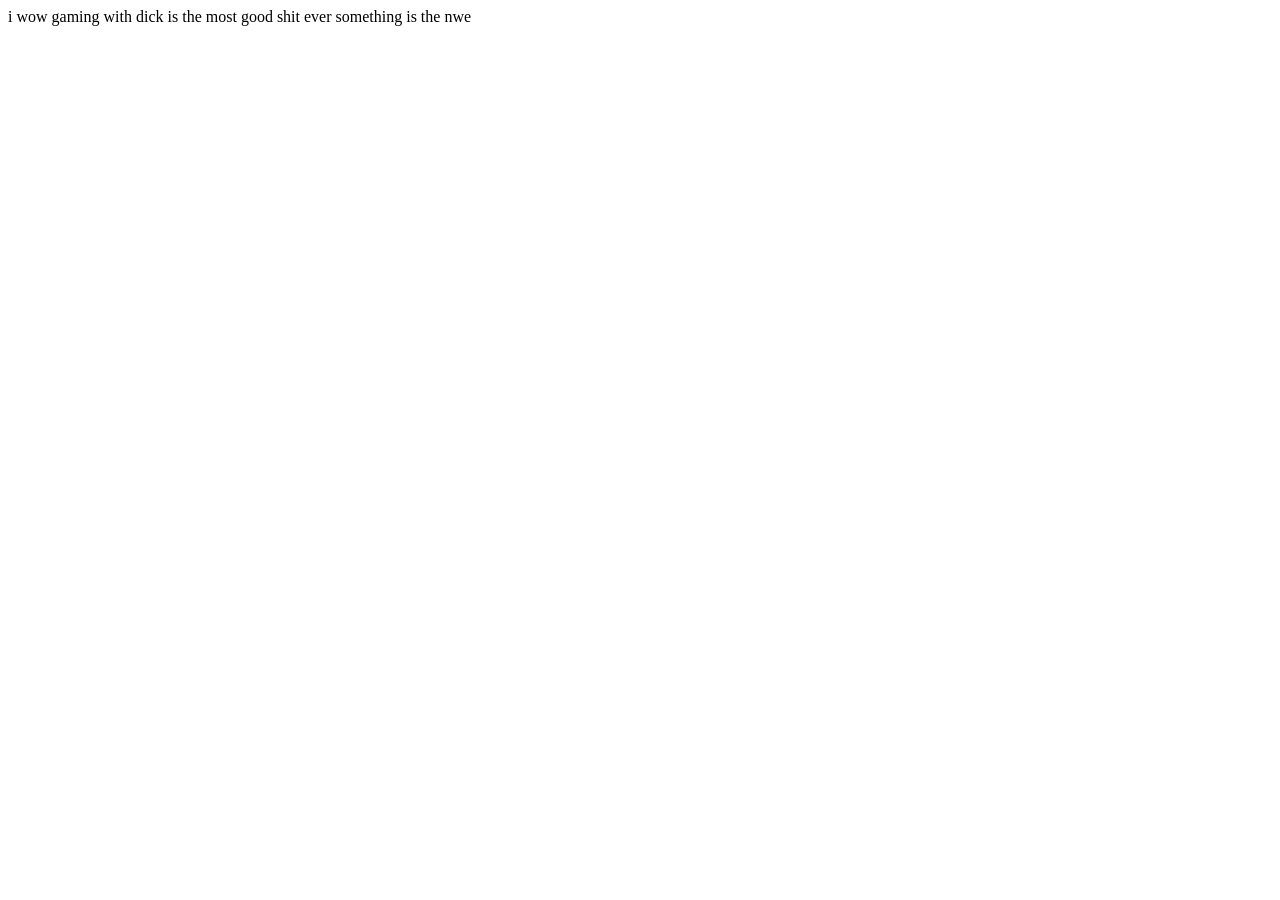
<file: index.html>
<!DOCTYPE html>
<html lang="en">
<head>
    <meta charset="UTF-8">
    <meta name="viewport" content="width=device-width, initial-scale=1.0">
    <title>Document</title>
</head>
<body>
    i wow gaming with dick is the most good shit ever something is the nwe
</body>
</html>
</file>
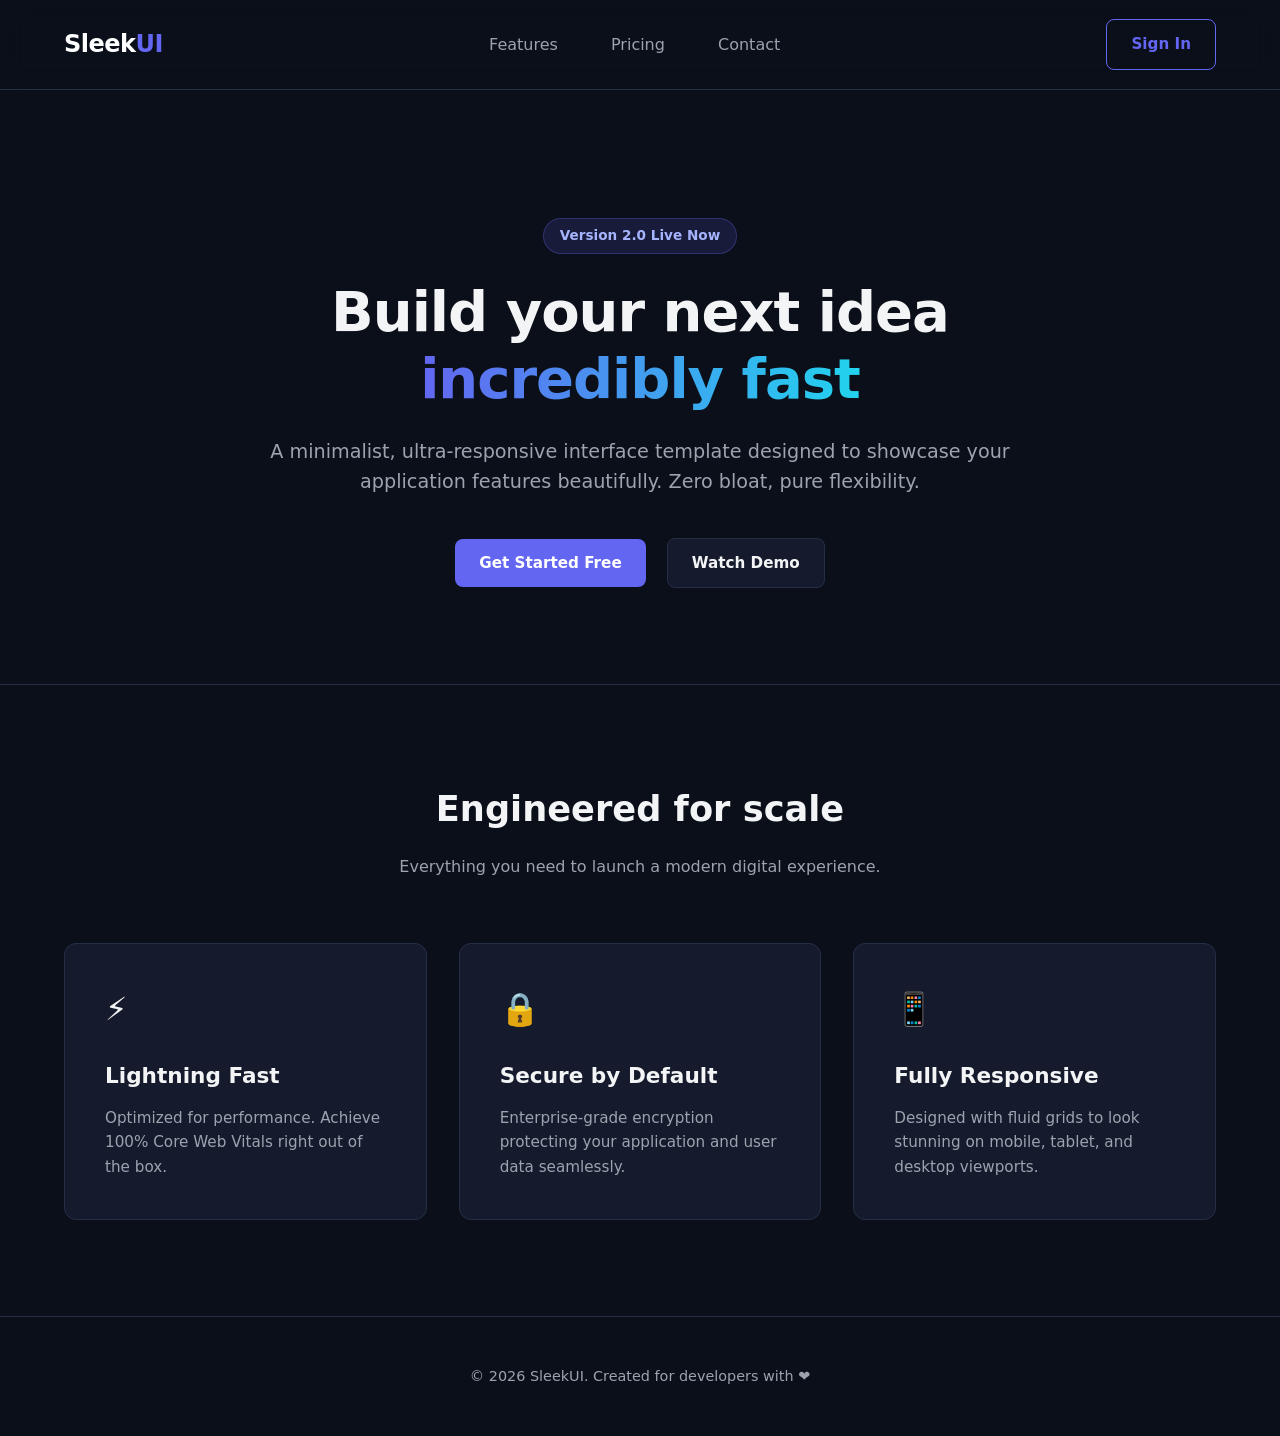
<file: holy/index.html>
<!DOCTYPE html>
<html lang="en">
<head>
    <meta charset="UTF-8">
    <meta name="viewport" content="width=device-width, initial-scale=1.0">
    <title>SleekUI - Modern Interface</title>
    <link rel="stylesheet" href="style.css">
</head>
<body>

    <header class="navbar">
        <div class="container">
            <a href="#" class="logo">Sleek<span>UI</span></a>
            <nav class="nav-links">
                <a href="#features">Features</a>
                <a href="#pricing">Pricing</a>
                <a href="#contact">Contact</a>
            </nav>
            <a href="#" class="btn btn-outline">Sign In</a>
        </div>
    </header>

    <section class="hero">
        <div class="container hero-content">
            <span class="badge">Version 2.0 Live Now</span>
            <h1>Build your next idea <br><span class="gradient-text">incredibly fast</span></h1>
            <p>A minimalist, ultra-responsive interface template designed to showcase your application features beautifully. Zero bloat, pure flexibility.</p>
            <div class="hero-actions">
                <a href="#" class="btn btn-primary">Get Started Free</a>
                <a href="#" class="btn btn-secondary">Watch Demo</a>
            </div>
        </div>
    </section>

    <section id="features" class="features">
        <div class="container">
            <div class="section-header">
                <h2>Engineered for scale</h2>
                <p>Everything you need to launch a modern digital experience.</p>
            </div>
            
            <div class="grid">
                <div class="card">
                    <div class="card-icon">⚡</div>
                    <h3>Lightning Fast</h3>
                    <p>Optimized for performance. Achieve 100% Core Web Vitals right out of the box.</p>
                </div>
                <div class="card">
                    <div class="card-icon">🔒</div>
                    <h3>Secure by Default</h3>
                    <p>Enterprise-grade encryption protecting your application and user data seamlessly.</p>
                </div>
                <div class="card">
                    <div class="card-icon">📱</div>
                    <h3>Fully Responsive</h3>
                    <p>Designed with fluid grids to look stunning on mobile, tablet, and desktop viewports.</p>
                </div>
            </div>
        </div>
    </section>

    <footer class="footer">
        <p>&copy; 2026 SleekUI. Created for developers with ❤️</p>
    </footer>

</body>
</html>
</file>
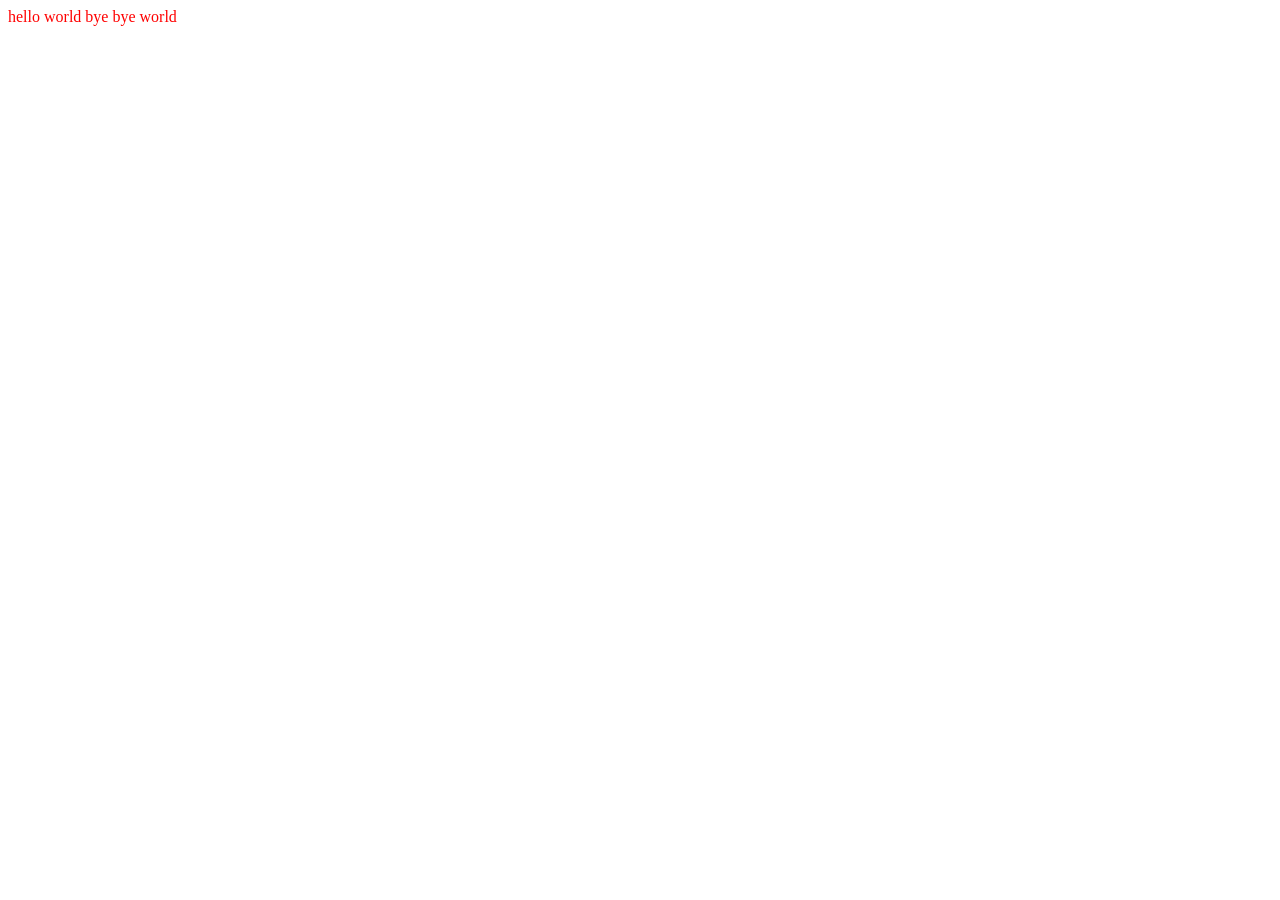
<file: project-hello/index.html>
<!DOCTYPE html>
<html lang="en">
<head>
    <meta charset="UTF-8">
    <meta name="viewport" content="width=device-width, initial-scale=1.0">
    <link rel="stylesheet" href="app.css">
    <title>Document</title>
</head>
<body>
    <span>hello world bye bye world</span>
</body>
</html>
</file>
<file: holy/style.css>
/* --- Core Reset & Variables --- */
:root {
    --bg-dark: #0b0f19;
    --bg-card: #151b2c;
    --text-main: #f3f4f6;
    --text-muted: #9ca3af;
    --primary: #6366f1;
    --primary-hover: #4f46e5;
    --accent: #22d3ee;
    --border-color: #242f47;
    --font-stack: system-ui, -apple-system, BlinkMacSystemFont, 'Segoe UI', Roboto, sans-serif;
}

* {
    margin: 0;
    padding: 0;
    box-sizing: border-box;
}

html {
    scroll-behavior: smooth;
}

body {
    background-color: var(--bg-dark);
    color: var(--text-main);
    font-family: var(--font-stack);
    line-height: 1.6;
    overflow-x: hidden;
}

/* --- Layout Utility --- */
.container {
    width: 90%;
    max-width: 1200px;
    margin: 0 auto;
}

/* --- Navbar --- */
.navbar {
    background-color: rgba(11, 15, 25, 0.8);
    backdrop-filter: blur(12px);
    border-bottom: 1px solid var(--border-color);
    position: sticky;
    top: 0;
    z-index: 100;
    padding: 1.2rem 0;
}

.navbar .container {
    display: flex;
    justify-content: space-between;
    align-items: center;
}

.logo {
    font-size: 1.5rem;
    font-weight: 700;
    color: #fff;
    text-decoration: none;
    letter-spacing: -0.5px;
}

.logo span {
    color: var(--primary);
}

.nav-links a {
    color: var(--text-muted);
    text-decoration: none;
    margin: 0 1.5rem;
    font-weight: 500;
    transition: color 0.3s ease;
}

.nav-links a:hover {
    color: var(--text-main);
}

/* --- Buttons --- */
.btn {
    display: inline-block;
    padding: 0.75rem 1.5rem;
    border-radius: 8px;
    font-weight: 600;
    text-decoration: none;
    transition: all 0.3s ease;
    font-size: 0.95rem;
}

.btn-primary {
    background-color: var(--primary);
    color: #fff;
}

.btn-primary:hover {
    background-color: var(--primary-hover);
    transform: translateY(-2px);
}

.btn-secondary {
    background-color: var(--bg-card);
    color: var(--text-main);
    border: 1px solid var(--border-color);
    margin-left: 1rem;
}

.btn-secondary:hover {
    background-color: var(--border-color);
}

.btn-outline {
    border: 1px solid var(--primary);
    color: var(--primary);
}

.btn-outline:hover {
    background-color: var(--primary);
    color: #fff;
}

/* --- Hero Section --- */
.hero {
    padding: 8rem 0 6rem 0;
    text-align: center;
}

.hero-content {
    max-width: 800px;
}

.badge {
    background-color: rgba(99, 102, 241, 0.15);
    color: #a5b4fc;
    padding: 0.4rem 1rem;
    border-radius: 50px;
    font-size: 0.85rem;
    font-weight: 600;
    border: 1px solid rgba(99, 102, 241, 0.3);
    display: inline-block;
    margin-bottom: 1.5rem;
}

.hero h1 {
    font-size: 3.5rem;
    font-weight: 800;
    line-height: 1.2;
    letter-spacing: -1px;
    margin-bottom: 1.5rem;
}

.gradient-text {
    background: linear-gradient(90deg, var(--primary), var(--accent));
    -webkit-background-clip: text;
    -webkit-text-fill-color: transparent;
}

.hero p {
    font-size: 1.2rem;
    color: var(--text-muted);
    margin-bottom: 2.5rem;
}

/* --- Features Section --- */
.features {
    padding: 6rem 0;
    border-top: 1px solid var(--border-color);
}

.section-header {
    text-align: center;
    max-width: 600px;
    margin: 0 auto 4rem auto;
}

.section-header h2 {
    font-size: 2.2rem;
    font-weight: 700;
    margin-bottom: 1rem;
}

.section-header p {
    color: var(--text-muted);
}

.grid {
    display: grid;
    grid-template-columns: repeat(auto-fit, minmax(300px, 1fr));
    gap: 2rem;
}

.card {
    background-color: var(--bg-card);
    border: 1px solid var(--border-color);
    padding: 2.5rem;
    border-radius: 12px;
    transition: transform 0.3s ease, border-color 0.3s ease;
}

.card:hover {
    transform: translateY(-5px);
    border-color: rgba(99, 102, 241, 0.4);
}

.card-icon {
    font-size: 2rem;
    margin-bottom: 1.5rem;
}

.card h3 {
    font-size: 1.35rem;
    margin-bottom: 0.75rem;
}

.card p {
    color: var(--text-muted);
    font-size: 0.95rem;
}

/* --- Footer --- */
.footer {
    text-align: center;
    padding: 3rem 0;
    border-top: 1px solid var(--border-color);
    color: var(--text-muted);
    font-size: 0.9rem;
}

/* --- Responsive Adjustments --- */
@media (max-width: 768px) {
    .nav-links {
        display: none; /* Simplifies mobile view without complex JS mobile menus */
    }
    .hero h1 {
        font-size: 2.5rem;
    }
    .hero p {
        font-size: 1rem;
    }
    .hero-actions {
        display: flex;
        flex-direction: column;
        gap: 1rem;
        align-items: center;
    }
    .btn-secondary {
        margin-left: 0;
        width: 100%;
        max-width: 250px;
    }
    .btn-primary {
        width: 100%;
        max-width: 250px;
    }
}
</file>
<file: project-hello/app.css>
span {
    color: red;
}
</file>
